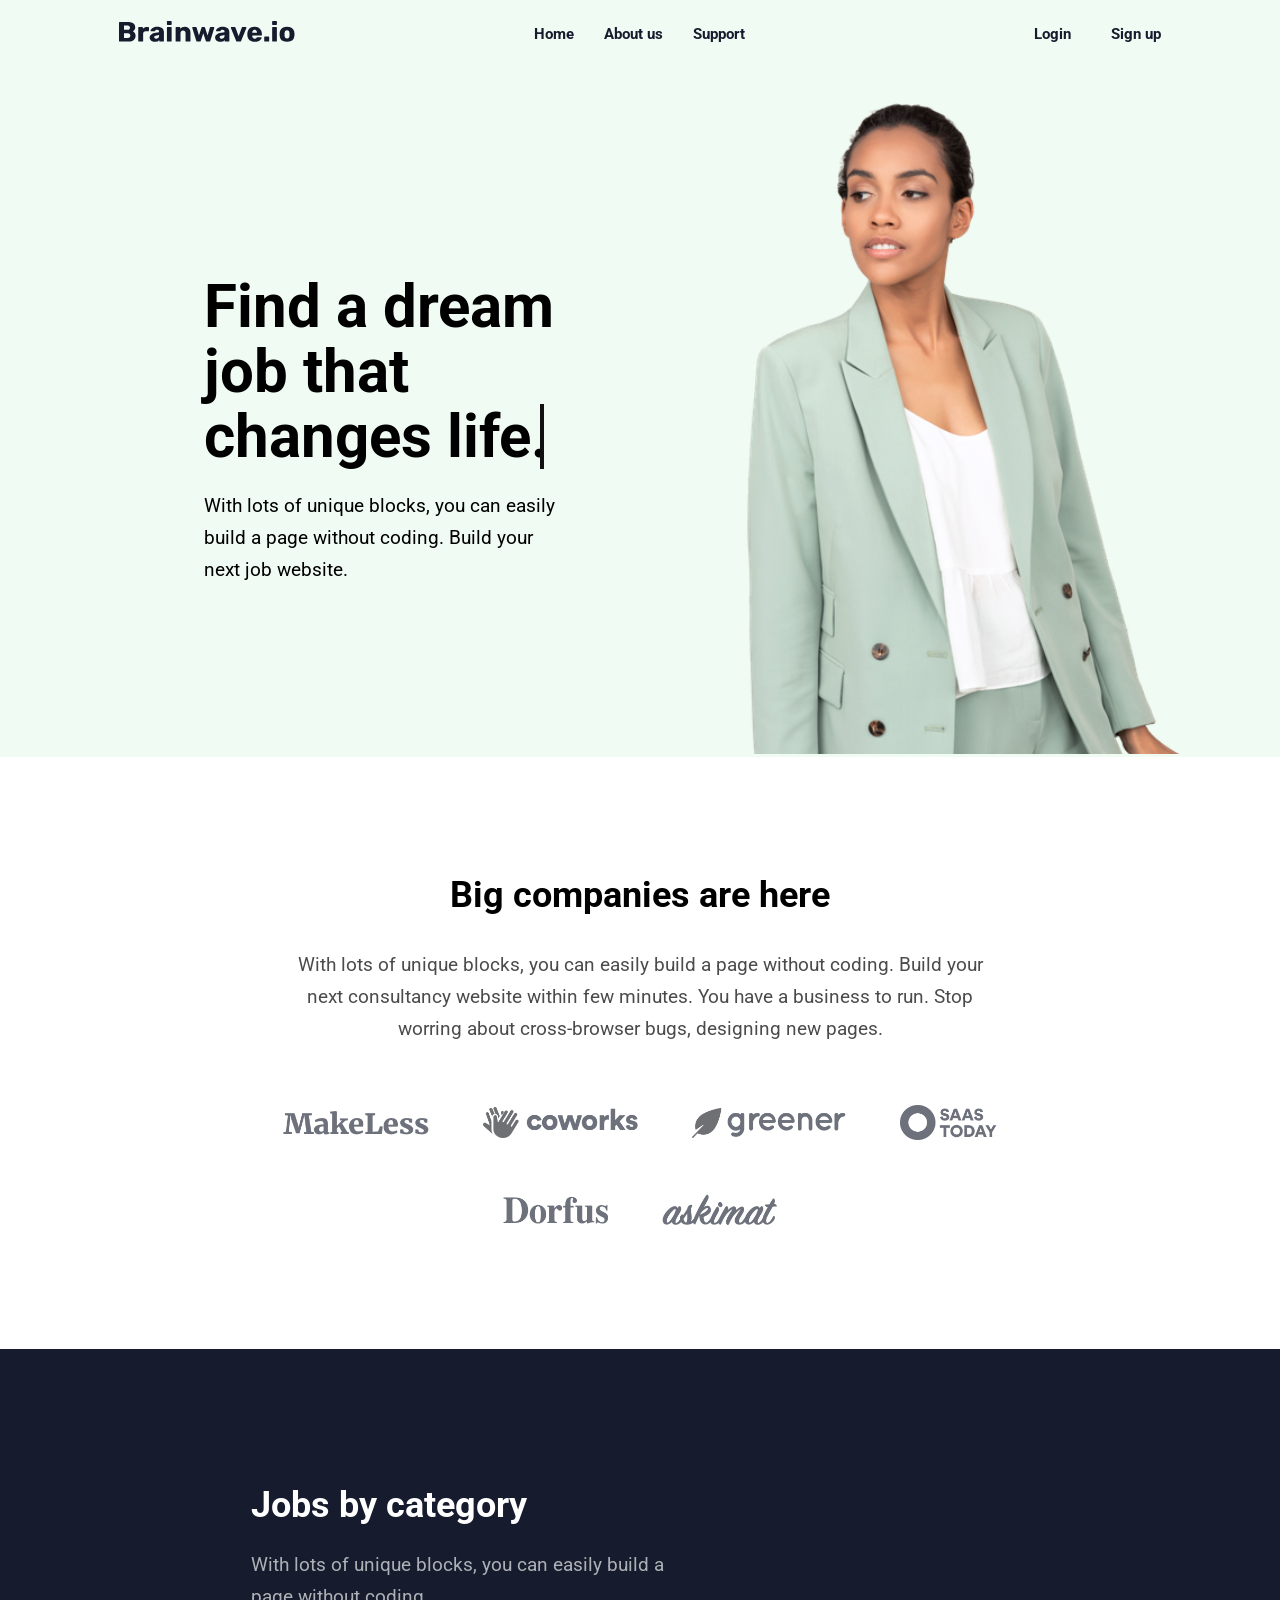
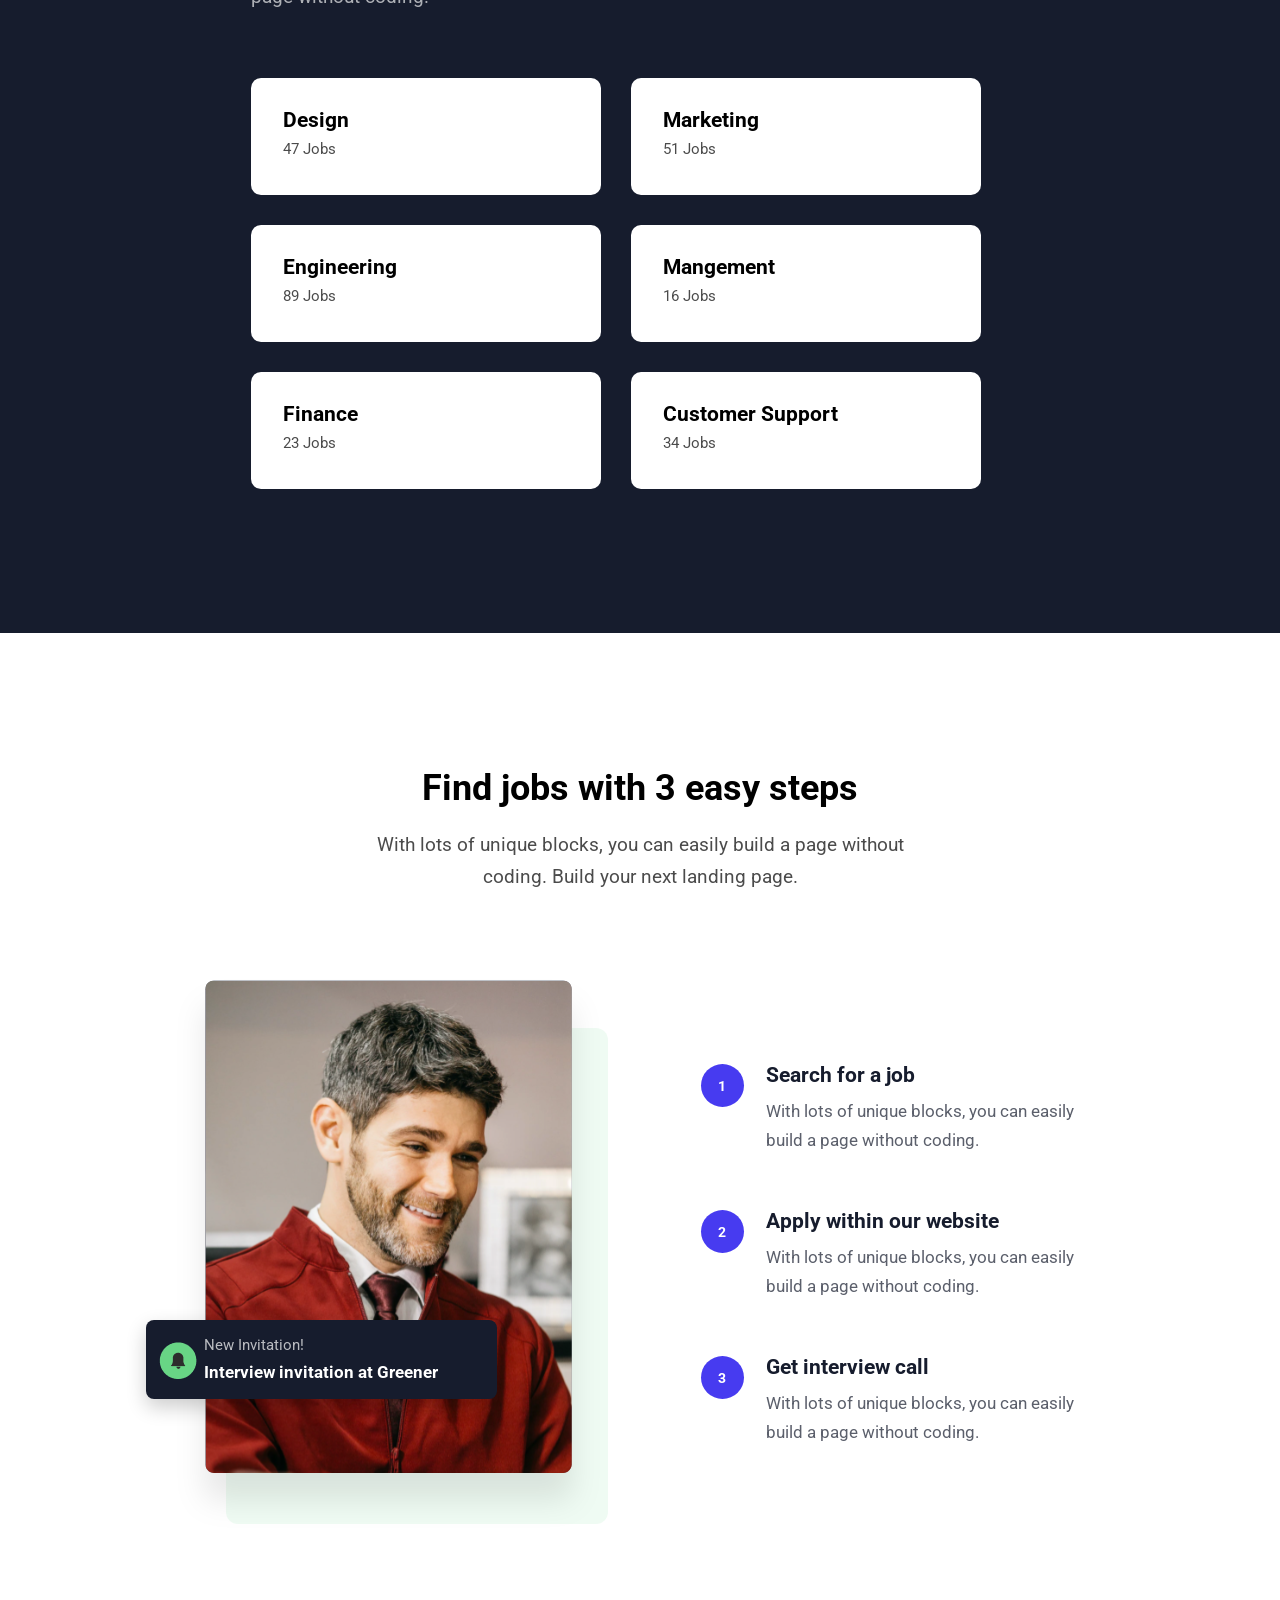
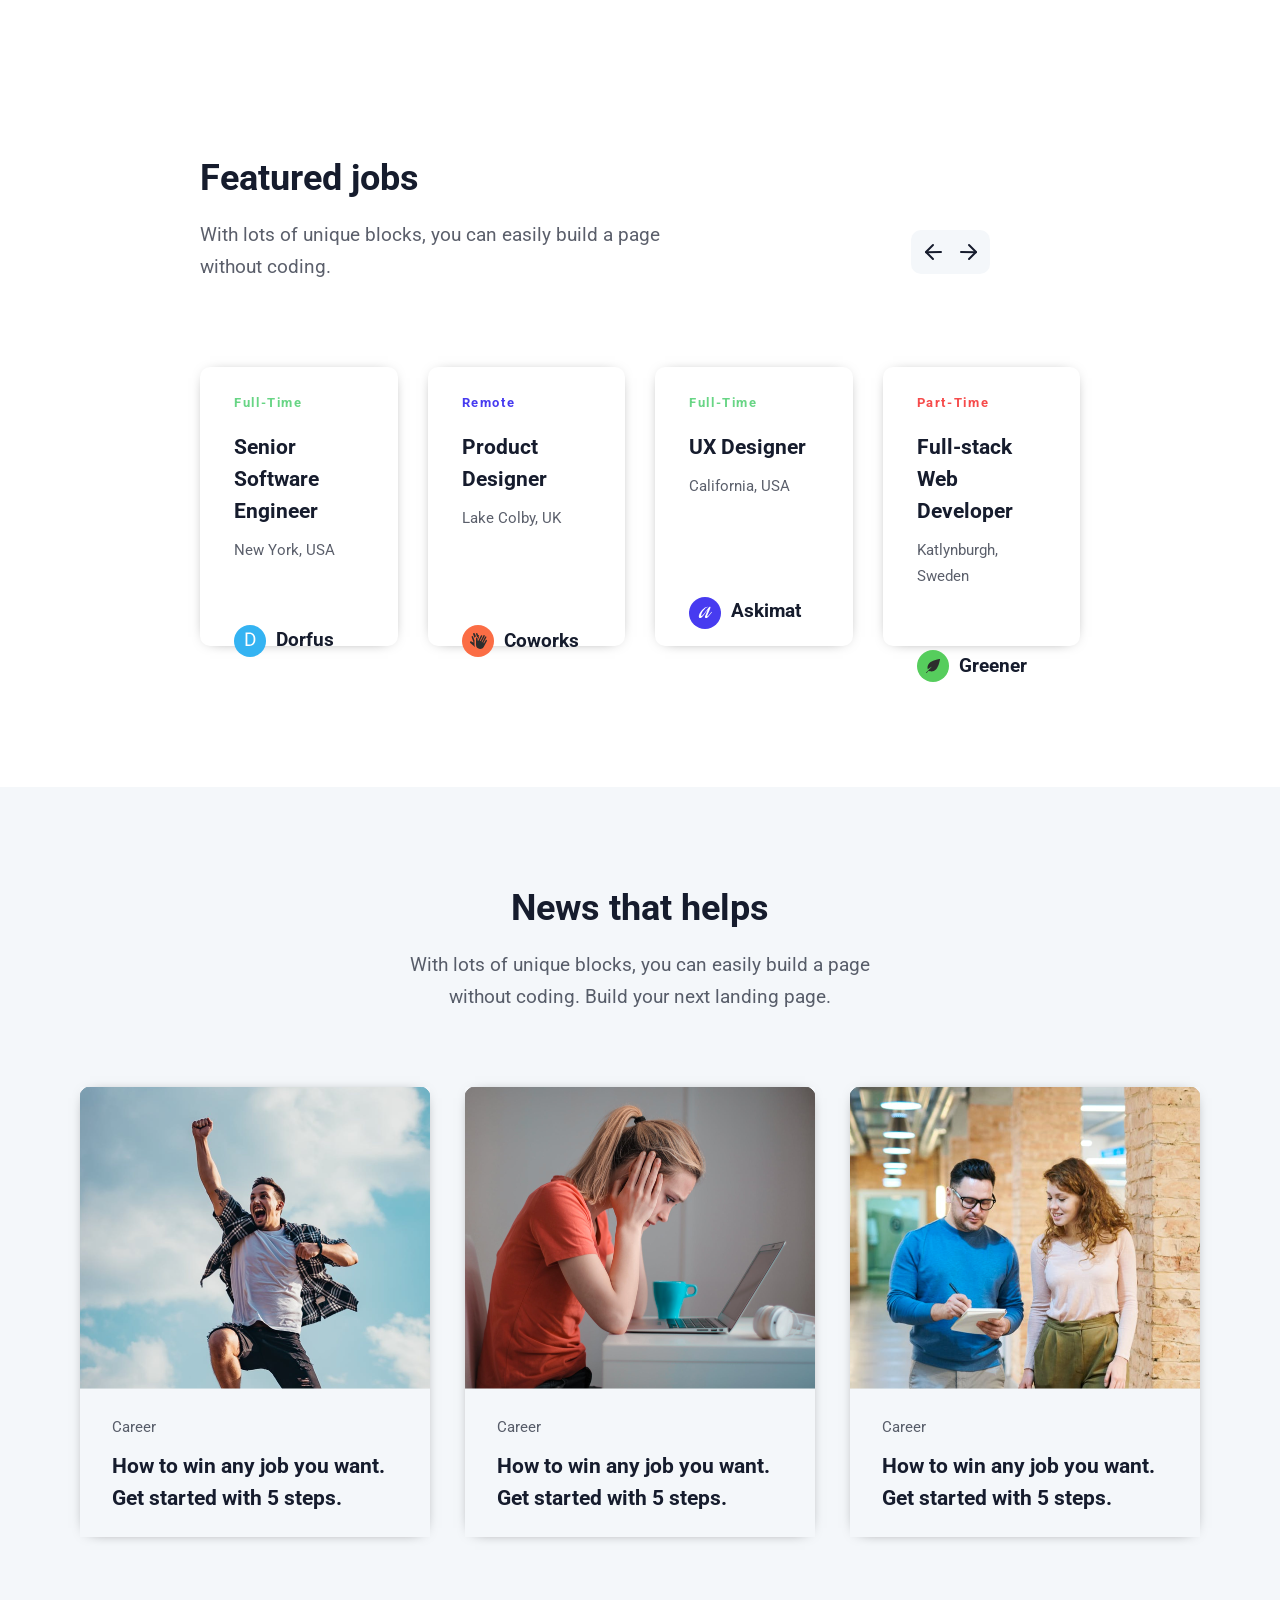
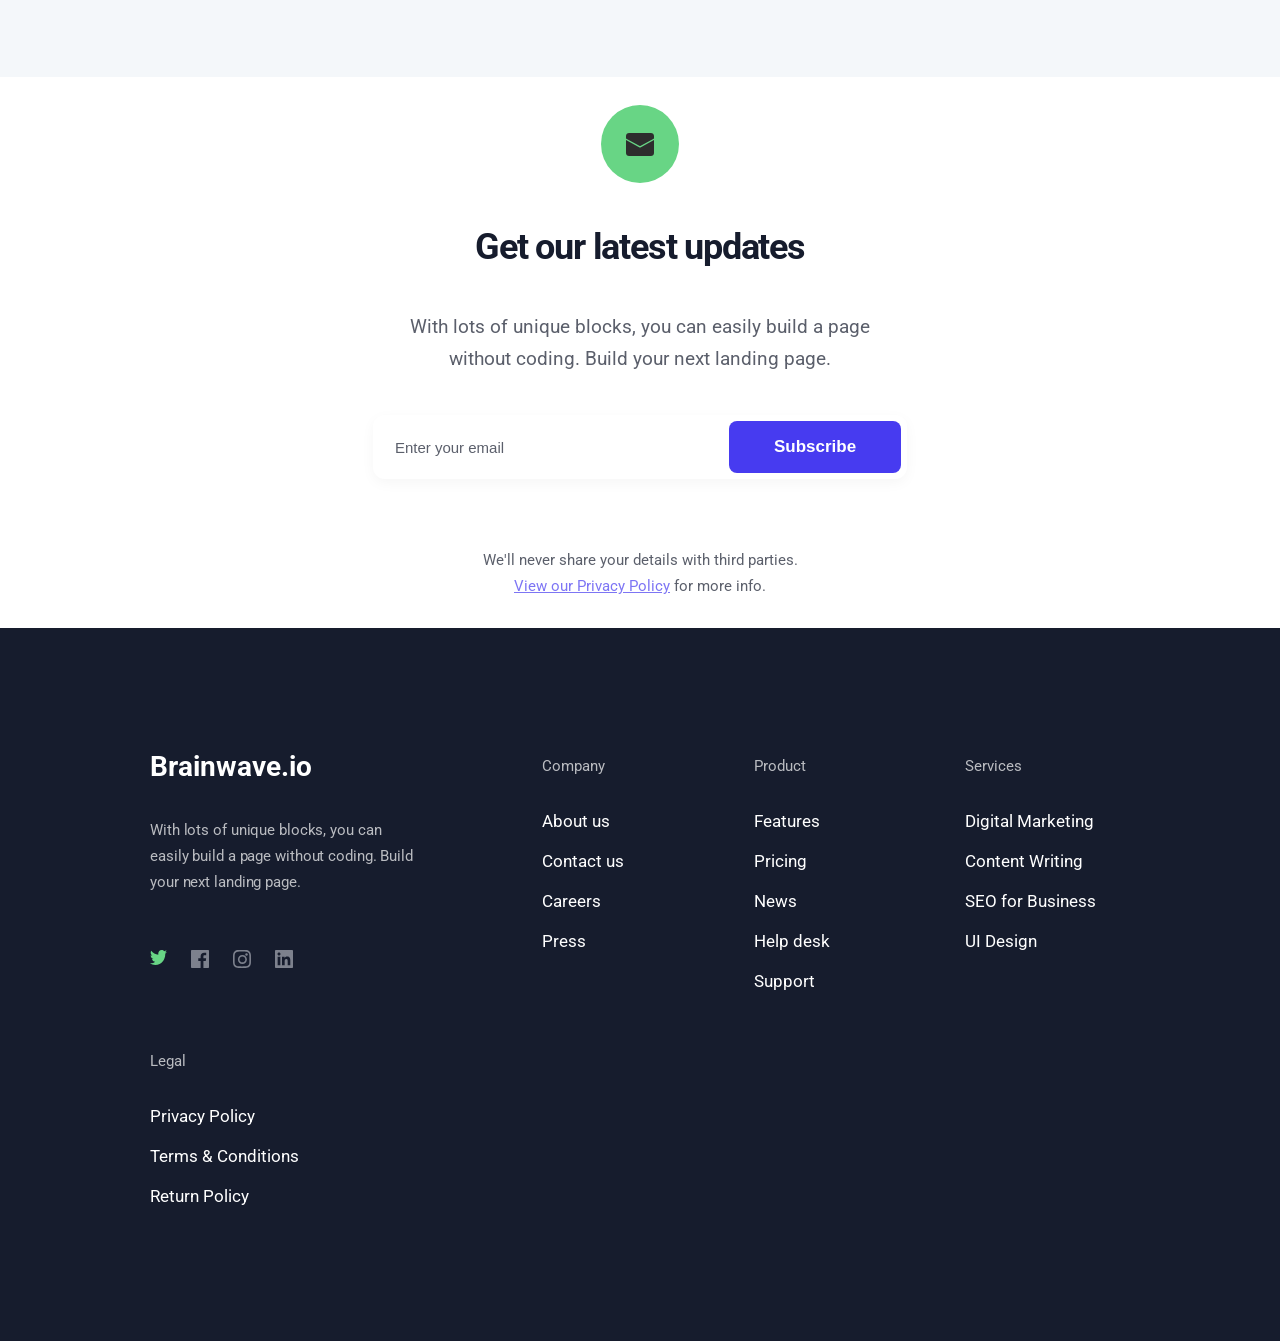
<file: index.html>
<!doctype html>
<html lang="en">
  <head>
    <meta charset="UTF-8" />
    <meta name="viewport" content="width=device-width, initial-scale=1.0" />
    <title>FirstProject</title>
    <link rel="stylesheet" href="styles/home.css"/>
  </head>
  <body>
    <!-- header  -->
    <header class="header">
      <div class="container">
        <div class="header-content">
          <div class="logo">
            <img src="./assets/icons/logo.svg" alt="brain.io" class="logoimg" />
          </div>
          <nav class="navbar">
            <ul class="navbar-list">
              <li class="navbar-list-item">
                <a href="./index.html" class="navbar-list-link">Home</a>
              </li>
              <li class="navbar-list-item">
                <a href="./pages/about.html" target="_blank" class="navbar-list-link"
                  >About us</a
                >
              </li>
              <li class="navbar-list-item">
                <a href="./pages/support.html" target="_blank" class="navbar-list-link"
                  >Support</a
                >
              </li>
            </ul>
          </nav>
          <div class="navbar-login">
            <nav class="navbar">
              <ul class="navbar-list-login">
                <li class="navbar-list-item">
                  <a href="pages/login.html" target="_blank" class="navbar-list-link"
                    >Login</a
                  >
                </li>
                <li class="navbar-list-item">
                  <a href="pages/signup.html" target="_blank" class="navbar-list-link"
                    >Sign up</a
                  >
                </li>
              </ul>
            </nav>
          </div>
        </div>
      </div>
    </header>
    <!-- main  -->
    <main>
      <!-- hero section  -->
      <section class="hero">
        <div class="container">
          <div class="hero-content">
            <div class="brand">
              <h1 class="brand-title">
                Find a dream job that
                <span class="typing">changes life.</span>
              </h1>
              <p class="brand-desc">
                With lots of unique blocks, you can easily build a page without
                coding. Build your next job website.
              </p>
            </div>
            <div class="brandimg">
              <img
                src="./assets/images/heroimg.svg"
                alt="hero"
                class="heroimg"
              />
            </div>
          </div>
        </div>
      </section>
      <!-- section companions  -->
      <section class="companions">
        <div class="container">
          <div class="companions-content">
            <div class="companions-titles">
              <h2 class="companions-content-title">Big companies are here</h2>
              <p class="companions-content-desc">
                With lots of unique blocks, you can easily build a page without
                coding. Build your next consultancy website within few minutes.
                You have a business to run. Stop worring about cross-browser
                bugs, designing new pages.
              </p>
            </div>
            <div class="companions-icons">
              <img src="./assets/images/Makeless.svg" alt="" />
              <img src="./assets/images/coworks.svg" alt="" />
              <img src="./assets/images/greener.svg" alt="" />
              <img src="./assets/images/sastoday.svg" alt="" />
              <img src="./assets/images/Dorfus.svg" alt="" />
              <img src="./assets/images/askimat.svg" alt="" />
            </div>
          </div>
        </div>
      </section>
      <!-- section job category  -->
      <section class="jobs-category">
        <div class="container">
          <div class="category-job">
            <div class="job-content">
              <h2 class="job-content-title">Jobs by category</h2>
              <p class="job-content-desc">
                With lots of unique blocks, you can easily build a page without
                coding.
              </p>
            </div>
            <div class="product-cards">
              <div class="product">
                <h3 class="product-title">Design</h3>
                <p class="product-desc">47 Jobs</p>
              </div>
              <div class="product">
                <h3 class="product-title">Marketing</h3>
                <p class="product-desc">51 Jobs</p>
              </div>
              <div class="product">
                <h3 class="product-title">Engineering</h3>
                <p class="product-desc">89 Jobs</p>
              </div>
              <div class="product">
                <h3 class="product-title">Mangement</h3>
                <p class="product-desc">16 Jobs</p>
              </div>
              <div class="product">
                <h3 class="product-title">Finance</h3>
                <p class="product-desc">23 Jobs</p>
              </div>
              <div class="product">
                <h3 class="product-title">
                  <span>Customer</span> <span>Support</span>
                </h3>
                <p class="product-desc">34 Jobs</p>
              </div>
            </div>
          </div>
        </div>
      </section>
      <!-- section find job  -->
      <section class="find-job">
        <div class="container">
          <div class="title-content">
            <h2 class="find-title">Find jobs with 3 easy steps</h2>
            <p class="find-desc">
              With lots of unique blocks, you can easily build a page without
              coding. Build your next landing page.
            </p>
          </div>
          <div class="find-content">
<!-- left side  -->
<div class="card-wrap">
  <div class="card">
    <img src="./assets/images/findjobimg.svg" alt="" class="cardimg">
  </div>
  <div class="card-bg"></div>

  <div class="notify">
    <div class="icon">
      <img src="./assets/images/image.png" alt="">
    </div>
    <div>
      <div class="small">New Invitation!</div>
      <div class="big">Interview invitation at Greener</div>
    </div>
  </div>
</div>
      
          <!-- RIGHT: Steps -->
    <div class="steps">

      <div class="step">
        <div class="step-number">1</div>
        <div class="step-body">
          <h3 class="step-body-title">Search for a job</h3>
          <p class="step-body-desc">With lots of unique blocks, you can easily build a page without coding.</p>
        </div>
      </div>

      <div class="step">
        <div class="step-number">2</div>
        <div class="step-body">
          <h3 class="step-body-title">Apply within our website</h3>
          <p class="step-body-desc">With lots of unique blocks, you can easily build a page without coding.</p>
        </div>
      </div>

      <div class="step">
        <div class="step-number">3</div>
        <div class="step-body">
          <h3 class="step-body-title">Get interview call</h3>
          <p class="step-body-desc">With lots of unique blocks, you can easily build a page without coding.</p>
        </div>
      </div>

    </div>
  </div>
          </div>
        </div> 
      </section>
      <!-- section features  -->
      <section class="feature">
        <div class="container">
<div class="featured-job">
  <div class="featured-job-titles">
<h2 class="featured-title">Featured jobs</h2>
<p class="featured-desc">With lots of unique blocks, you can easily build a page without coding.</p>
  </div>
  <div class="featured-icon">
    <img src="./assets/icons/featureds.svg" alt="" class="featured-icon-img">
  </div>
</div>


        </div>
      </section>
      <!-- section dev-cards  -->
    <section class="dev-cards">
      <div class="container">
        <div class="card-container">
       <!-- card 1 -->
        <div class="dev-card">
          <h2 class="green-card-title">Full-Time</h2>
          <p class="green-card-big">Senior Software Engineer</p>
          <p class="green-card-small1">New York, USA</p>
          <div class="dev-card-icon">
            <img src="./assets/icons/dorfusicon.svg" alt="">
            <p class="companions-icon-title">Dorfus</p>
          </div>
        </div>
        <!-- card 2 -->
         <div class="dev-card">
          <h2 class="green-card-titleb">Remote</h2>
          <p class="green-card-big">Product Designer</p>
          <p class="green-card-small">Lake Colby, UK</p>
          <div class="dev-card-icon">
            <img src="./assets/icons/coworksicon.svg" alt="">
            <p class="companions-icon-title">Coworks</p>
          </div>
        </div>
        <!-- card 3 -->
         <div class="dev-card">
          <h2 class="green-card-title">Full-Time</h2>
          <p class="green-card-big">UX Designer</p>
          <p class="green-card-small">California, USA</p>
          <div class="dev-card-icon">
            <img src="./assets/icons/askimaticon.svg" alt="">
            <p class="companions-icon-title">Askimat</p>
          </div>
        </div>
        <!-- card 4 -->
         <div class="dev-card">
          <h2 class="green-card-titler">Part-Time</h2>
          <p class="green-card-big">Full-stack Web Developer</p>
          <p class="green-card-small1">Katlynburgh, Sweden</p>
          <div class="dev-card-icon">
            <img src="./assets/icons/greenericon.svg" alt="">
            <p class="companions-icon-title">Greener</p>
          </div>
        </div>
        </div>
      </div>
    </section>
    <!-- section helps  -->
    <section class="helps">
      <div class="container">
        <div class="helps-container">
<div class="helps-content">
  <h2 class="helps-title">News that helps</h2>
  <p class="helps-desc">With lots of unique blocks, you can easily build a page without coding. Build your next landing page.</p>
</div>
<div class="helps-cards-container">
  <!-- help card 1 -->
  <div class="helps-cards">
    <img src="./assets/images/helpcard1.svg" alt="">
    <p class="helps-cards-desc">Career</p>
    <h3 class="helps-cards-titles">How to win any job you want. Get started with 5 steps.</h3>
  </div>
  <!-- help card 2 -->
  <div class="helps-cards">
    <img src="./assets/images/helpcard2.svg" alt="">
    <p class="helps-cards-desc">Career</p>
    <h3 class="helps-cards-titles">How to win any job you want. Get started with 5 steps.</h3>
  </div>
  <!-- help card 3 -->
  <div class="helps-cards">
    <img src="./assets/images/helpcard3.svg" alt="">
    <p class="helps-cards-desc">Career</p>
    <h3 class="helps-cards-titles">How to win any job you want. Get started with 5 steps.</h3>
  </div>

</div>
</div>
      </div>
    </section>
    <!-- section updates  -->
    <section class="updates">
      <div class="container">
        <div class="updates-box">
          <img src="./assets/icons/mailicon.svg" alt="">
          <h2 class="updates-title">Get our latest updates</h2>
          <p class="updates-desc">With lots of unique blocks, you can easily build a page without coding. Build your next landing page.</p>
         
 <form class="newsletter__form">
        <input type="email" class="newsletter__input" placeholder="Enter your email" required>
        <button type="submit" class="newsletter__button">Subscribe</button>
      </form>
  <p class="note">
    <span> We'll never share your details with third parties.</span> <span>
    <a href="#" class="note-link">View our Privacy Policy</a> for more info.</span>
  </p>
</div>
     
      </div>
    </section>
    </main>
    <!-- footer  -->
   <footer class="site-footer">
  <div class="container">
    <div class="footer-bg">
  <div class="footer-flex">

    <div class="footer-brand">
      <div class="footer-brand__logo">Brainwave.io</div>
      <p class="footer-brand__desc">
        With lots of unique blocks, you can easily build a page without coding. Build your next landing page.
      </p>
      <div class="footer-brand__socials">
        <a href="https://x.com/" target="_blank" class="footer-social-link footer-social-link--twitter" aria-label="Twitter">
          <img src="./assets/icons/twitter.svg" alt="">
        </a>
        <a href="https://www.facebook.com/" class="footer-social-link" target="_blank" aria-label="Facebook">
          <img src="./assets/icons/facebook.svg" alt="">
        </a>
        <a href="https://www.instagram.com/?hl=en" class="footer-social-link" target="_blank" aria-label="Instagram">
         <img src="./assets/icons/instagram.svg" alt="">
        </a>
        <a href="https://www.linkedin.com/" class="footer-social-link" target="_blank" aria-label="LinkedIn">
          <img src="./assets/icons/linkedin.svg" alt="">
        </a>
      </div>
    </div>

    <nav class="footer-column footer-column--company">
      <h4 class="footer-column__title">Company</h4>
      <ul class="footer-column__list">
        <li class="footer-column__item footer-column__item"><a href="/pages/about.html" class="footer-column__link">About us</a></li>
        <li class="footer-column__item"><a href="#" class="footer-column__link">Contact us</a></li>
        <li class="footer-column__item"><a href="#" class="footer-column__link">Careers</a></li>
        <li class="footer-column__item"><a href="#" class="footer-column__link">Press</a></li>
      </ul>
    </nav>

    <nav class="footer-column footer-column--product">
      <h4 class="footer-column__title">Product</h4>
      <ul class="footer-column__list">
        <li class="footer-column__item"><a href="#" class="footer-column__link">Features</a></li>
        <li class="footer-column__item"><a href="#" class="footer-column__link">Pricing</a></li>
        <li class="footer-column__item"><a href="#" class="footer-column__link">News</a></li>
        <li class="footer-column__item"><a href="#" class="footer-column__link">Help desk</a></li>
        <li class="footer-column__item"><a href="#" class="footer-column__link">Support</a></li>
      </ul>
    </nav>

    <nav class="footer-column footer-column--services">
      <h4 class="footer-column__title">Services</h4>
      <ul class="footer-column__list">
        <li class="footer-column__item"><a href="#" class="footer-column__link">Digital Marketing</a></li>
        <li class="footer-column__item"><a href="#" class="footer-column__link">Content Writing</a></li>
        <li class="footer-column__item"><a href="#" class="footer-column__link">SEO for Business</a></li>
        <li class="footer-column__item"><a href="#" class="footer-column__link">UI Design</a></li>
      </ul>
    </nav>

    <nav class="footer-column footer-column--legal">
      <h4 class="footer-column__title">Legal</h4>
      <ul class="footer-column__list">
        <li class="footer-column__item"><a href="#" class="footer-column__link">Privacy Policy</a></li>
        <li class="footer-column__item"><a href="#" class="footer-column__link">Terms &amp; Conditions</a></li>
        <li class="footer-column__item"><a href="#" class="footer-column__link">Return Policy</a></li>
      </ul>
    </nav>

  </div>
  </div>
  </div>
</footer>
  </body>
</html>
</file>
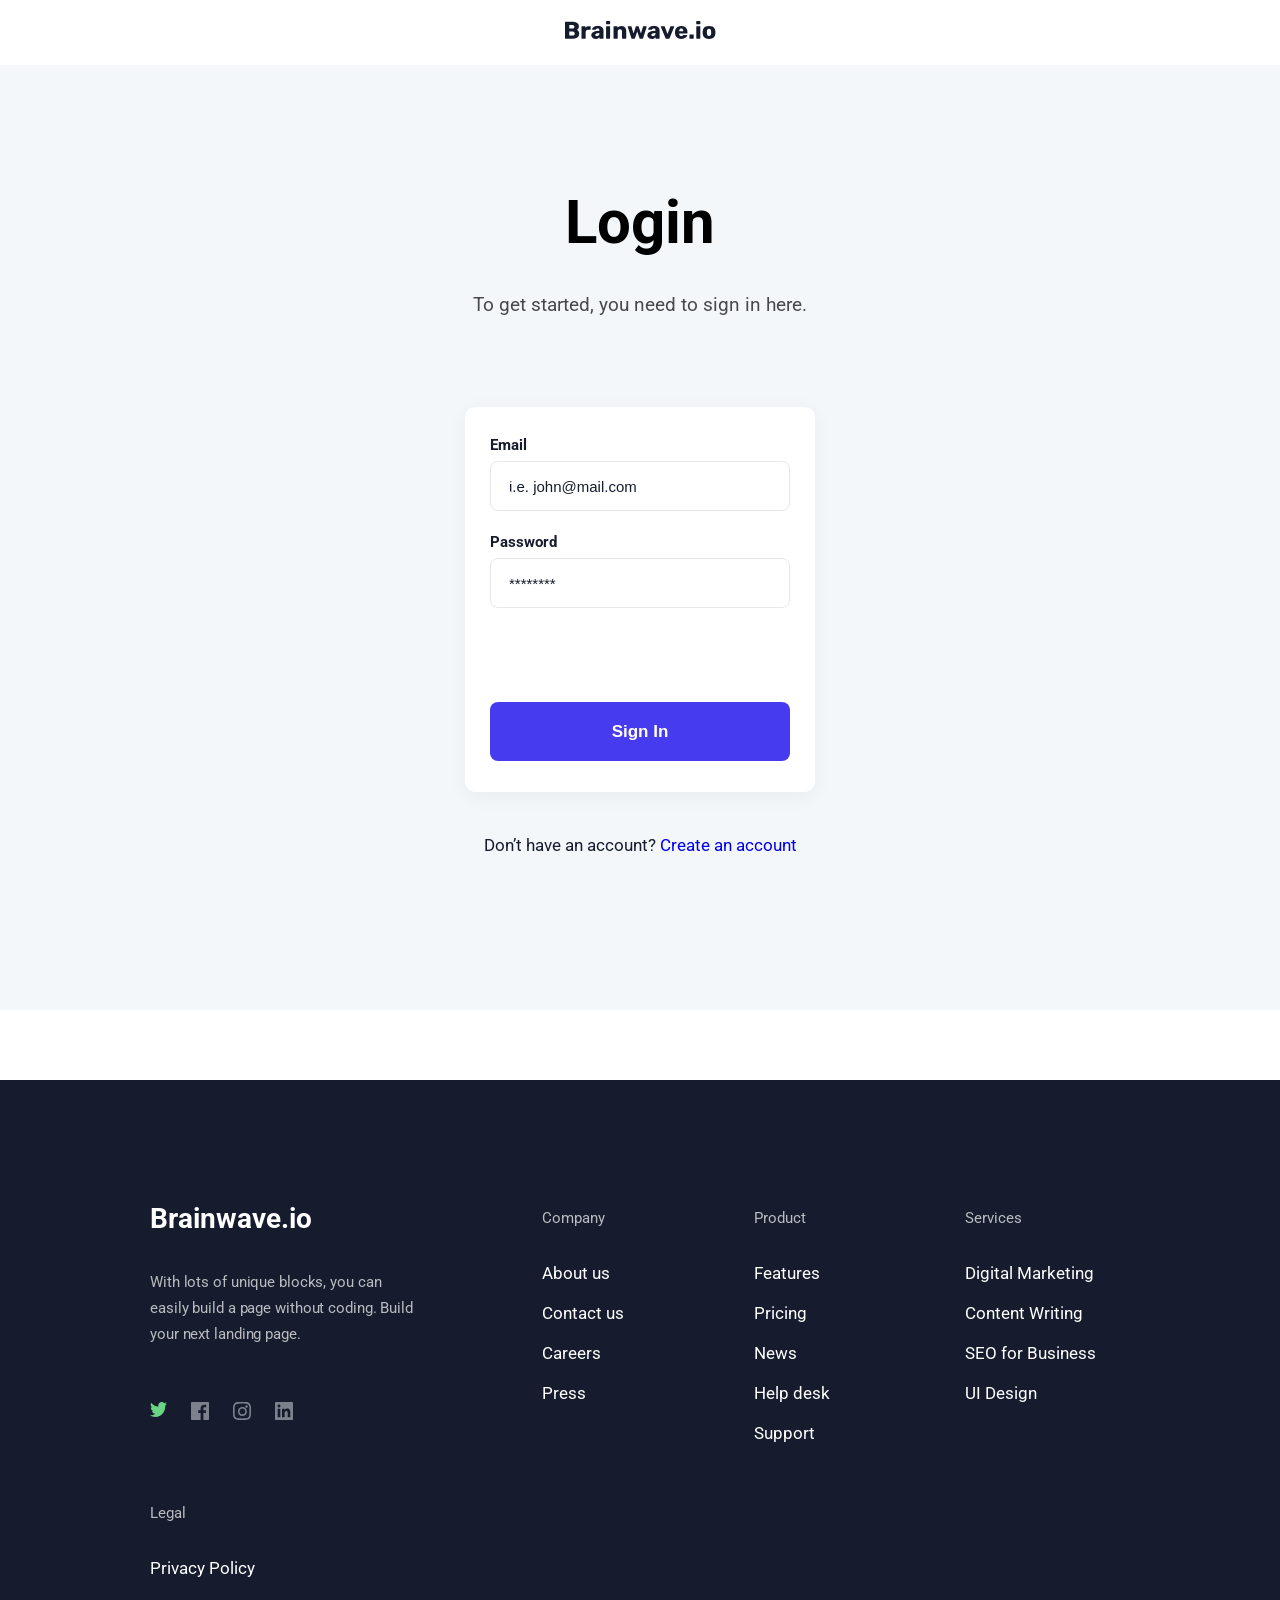
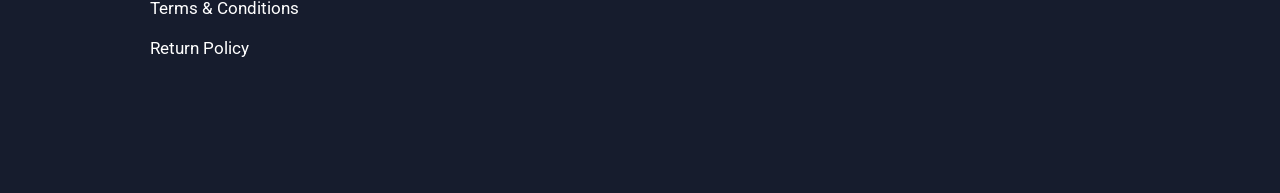
<file: pages/login.html>
<!doctype html>
<html lang="en">
  <head>
    <meta charset="UTF-8" />
    <meta name="viewport" content="width=device-width, initial-scale=1.0" />
    <title>Login</title>
    <link rel="stylesheet" href="../styles/home.css" />
  </head>
  <body>
    <header class="loginlogo">
      <div class="container">
        <div class="login-img">
          <img src="../assets/images/loginlogo.svg" alt="" class="loginlogoimg" />
        </div>
      </div>
    </header>
    <main>
      <section class="hero-section">
        <div class="container">
          <div class="login-content">
            <!-- login bg -->
            <div class="login-brand">
              <h1 class="login-title">Login</h1>
              <p class="login-desc">
                To get started, you need to sign in here.
              </p>
            </div>
            <!-- form -->
            <form class="login-form">
              <div class="container">
                <div class="form-content">
                  <div class="login-card">
                    <!-- Email -->
                    <div class="form-group">
                      <label for="email" class="form-label">Email</label>
                      <input
                        type="email"
                        id="email"
                        name="email"
                        class="form-input"
                        placeholder="i.e. john@mail.com"
                        required
                      />
                    </div>
                    <!-- Şifrə -->
                    <div class="form-group">
                      <label for="password" class="form-label">Password</label>
                      <input
                        type="password"
                        id="password"
                        name="password"
                        class="form-input"
                        placeholder="********"
                        required
                      />
                    </div>
                    <!-- Giriş düyməsi -->
                    <button type="submit" class="btn-submit">Sign In</button>
                  </div>
                  <div class="form-foot">
                    <p class="form-foot-desc">
                      Don’t have an account?
                      <a href="./signup.html">Create an account</a>
                    </p>
                  </div>
                </div>
              </div>
            </form>
          </div>
        </div>
      </section>
    </main>
    <footer class="site-footer">
      <div class="container">
        <div class="footer-bg">
          <div class="footer-flex">
            <div class="footer-brand">
              <div class="footer-brand__logo">Brainwave.io</div>
              <p class="footer-brand__desc">
                With lots of unique blocks, you can easily build a page without
                coding. Build your next landing page.
              </p>
              <div class="footer-brand__socials">
                <a
                  href="https://x.com/"
                  target="_blank"
                  class="footer-social-link footer-social-link--twitter"
                  aria-label="Twitter"
                >
                  <img src="../assets/icons/twitter.svg" alt="" />
                </a>
                <a
                  href="https://www.facebook.com/"
                  class="footer-social-link"
                  target="_blank"
                  aria-label="Facebook"
                >
                  <img src="../assets/icons/facebook.svg" alt="" />
                </a>
                <a
                  href="https://www.instagram.com/?hl=en"
                  class="footer-social-link"
                  target="_blank"
                  aria-label="Instagram"
                >
                  <img src="../assets/icons/instagram.svg" alt="" />
                </a>
                <a
                  href="https://www.linkedin.com/"
                  class="footer-social-link"
                  target="_blank"
                  aria-label="LinkedIn"
                >
                  <img src="../assets/icons/linkedin.svg" alt="" />
                </a>
              </div>
            </div>

            <nav class="footer-column footer-column--company">
              <h4 class="footer-column__title">Company</h4>
              <ul class="footer-column__list">
                <li class="footer-column__item footer-column__item">
                  <a href="./about.html" class="footer-column__link"
                    >About us</a
                  >
                </li>
                <li class="footer-column__item">
                  <a href="#" class="footer-column__link">Contact us</a>
                </li>
                <li class="footer-column__item">
                  <a href="#" class="footer-column__link">Careers</a>
                </li>
                <li class="footer-column__item">
                  <a href="#" class="footer-column__link">Press</a>
                </li>
              </ul>
            </nav>

            <nav class="footer-column footer-column--product">
              <h4 class="footer-column__title">Product</h4>
              <ul class="footer-column__list">
                <li class="footer-column__item">
                  <a href="#" class="footer-column__link">Features</a>
                </li>
                <li class="footer-column__item">
                  <a href="#" class="footer-column__link">Pricing</a>
                </li>
                <li class="footer-column__item">
                  <a href="#" class="footer-column__link">News</a>
                </li>
                <li class="footer-column__item">
                  <a href="#" class="footer-column__link">Help desk</a>
                </li>
                <li class="footer-column__item">
                  <a href="/pages/support.html" class="footer-column__link"
                    >Support</a
                  >
                </li>
              </ul>
            </nav>

            <nav class="footer-column footer-column--services">
              <h4 class="footer-column__title">Services</h4>
              <ul class="footer-column__list">
                <li class="footer-column__item">
                  <a href="#" class="footer-column__link">Digital Marketing</a>
                </li>
                <li class="footer-column__item">
                  <a href="#" class="footer-column__link">Content Writing</a>
                </li>
                <li class="footer-column__item">
                  <a href="#" class="footer-column__link">SEO for Business</a>
                </li>
                <li class="footer-column__item">
                  <a href="#" class="footer-column__link">UI Design</a>
                </li>
              </ul>
            </nav>

            <nav class="footer-column footer-column--legal">
              <h4 class="footer-column__title">Legal</h4>
              <ul class="footer-column__list">
                <li class="footer-column__item">
                  <a href="#" class="footer-column__link">Privacy Policy</a>
                </li>
                <li class="footer-column__item">
                  <a href="#" class="footer-column__link"
                    >Terms &amp; Conditions</a
                  >
                </li>
                <li class="footer-column__item">
                  <a href="#" class="footer-column__link">Return Policy</a>
                </li>
              </ul>
            </nav>
          </div>
        </div>
      </div>
    </footer>
  </body>
</html>
</file>
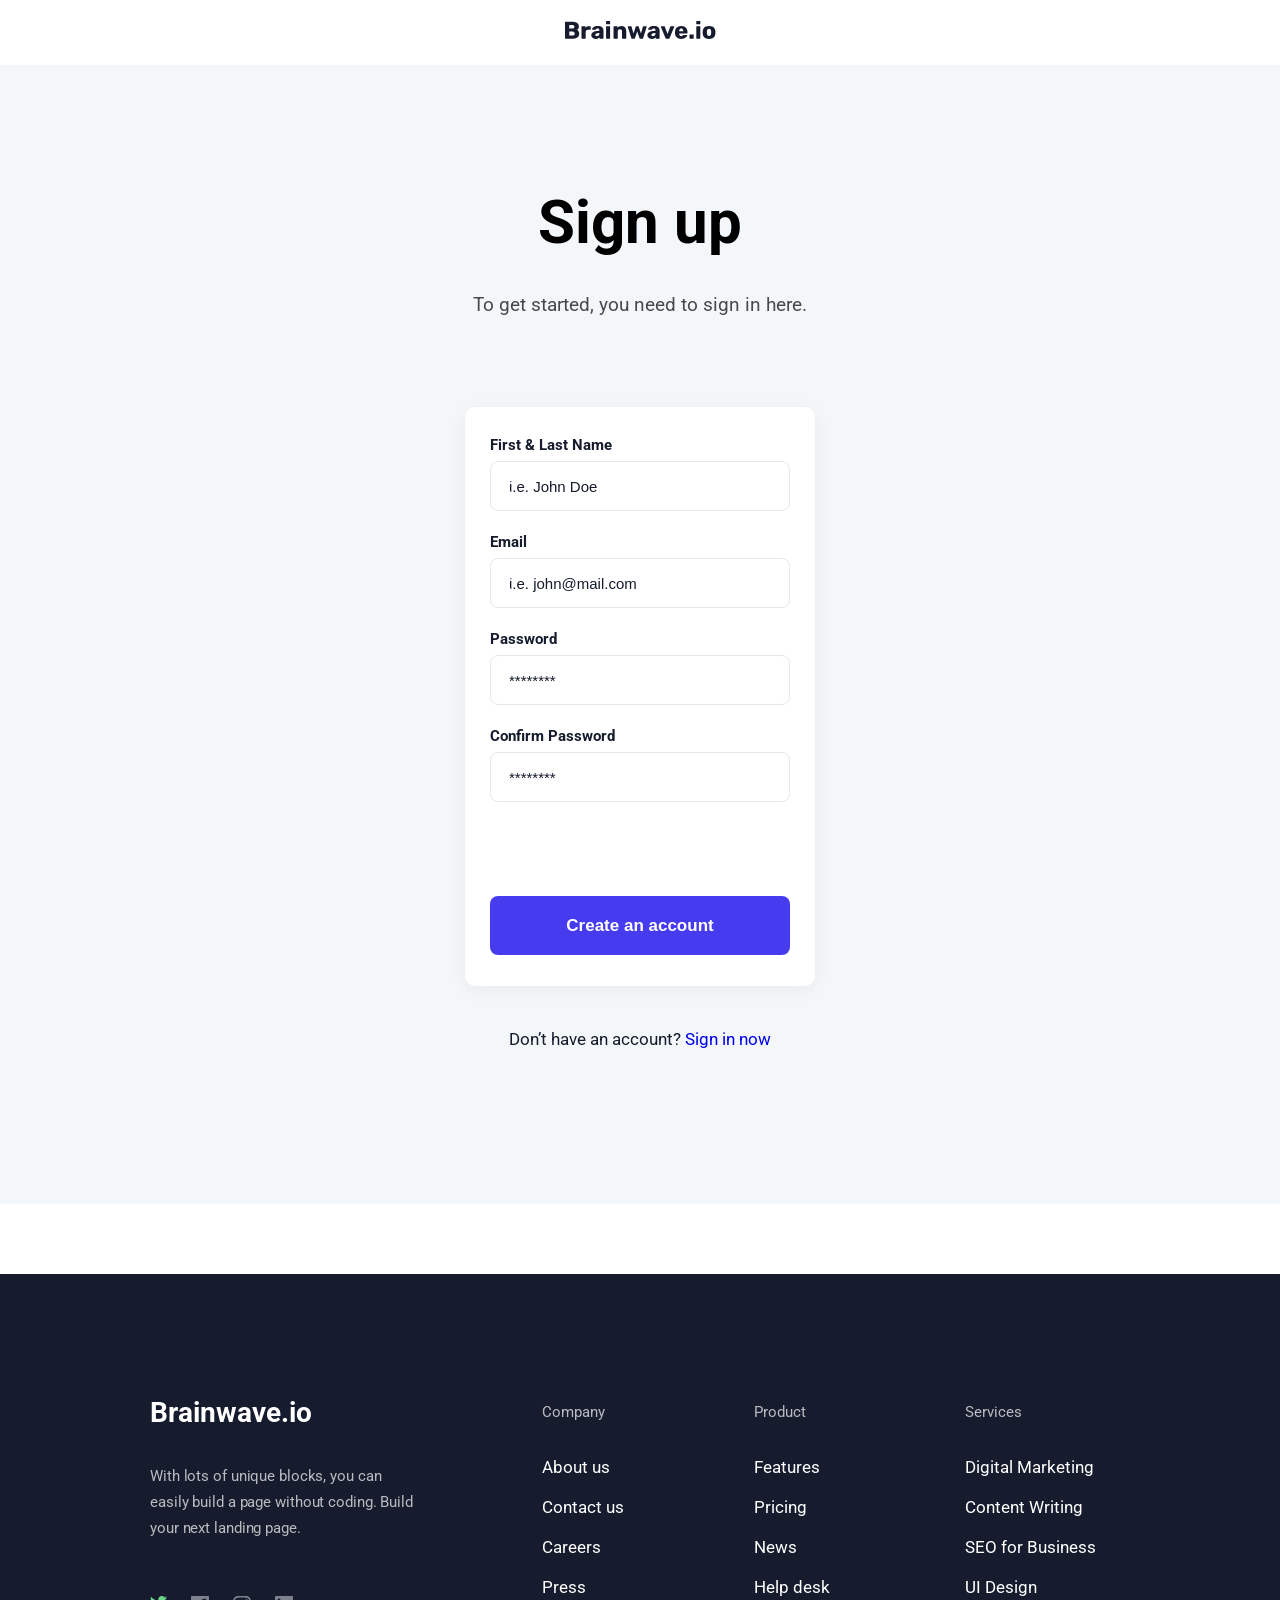
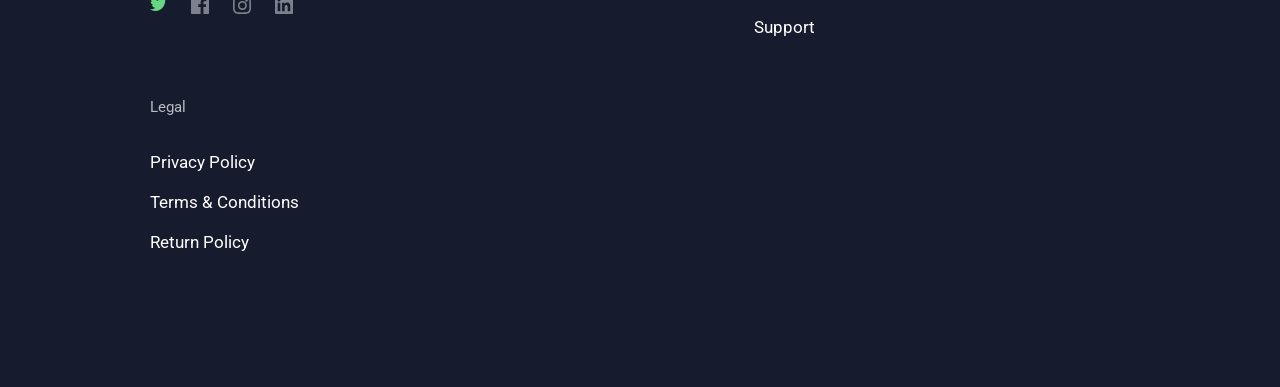
<file: pages/signup.html>
<!doctype html>
    <html lang="en">
      <head>
        <meta charset="UTF-8" />
        <meta name="viewport" content="width=device-width, initial-scale=1.0" />
        <title>Sign up</title>
        <link rel="stylesheet" href="../styles/home.css" />
      </head>
      <body>
        <header class="loginlogo">
          <div class="container">
            <div class="login-img">
              <img
                src="../assets/images/loginlogo.svg"
                alt=""
                class="loginlogoimg"
              />
            </div>
          </div>
        </header>
        <main>
          <section class="hero-section">
            <div class="container">
              <div class="login-content">
                <!-- login bg -->
                <div class="login-brand">
                  <h1 class="login-title">Sign up</h1>
                  <p class="login-desc">
                    To get started, you need to sign in here.
                  </p>
                </div>
                <!-- form -->
                <form class="login-form">
                  <div class="container">
                    <div class="form-content">
                      <div class="login-card">
                        <!-- name -->
                         <div class="form-group">
                          <label for="name" class="form-label">First & Last Name</label>
                          <input
                            type="text"
                            id="name"
                            name="name"
                            class="form-input"
                            placeholder="i.e. John Doe"
                            required
                          />
                        </div>
                        <!-- Email -->
                        <div class="form-group">
                          <label for="email" class="form-label">Email</label>
                          <input
                            type="email"
                            id="email"
                            name="email"
                            class="form-input"
                            placeholder="i.e. john@mail.com"
                            required
                          />
                        </div>
                        <!-- Şifrə -->
                        <div class="form-group">
                          <label for="password" class="form-label"
                            >Password</label
                          >
                          <input
                            type="password"
                            id="password"
                            name="password"
                            class="form-input"
                            placeholder="********"
                            required
                          />
                        </div>
                        <!-- confirm -->
                          <div class="form-group">
                          <label for="password" class="form-label"
                            >Confirm Password</label
                          >
                          <input
                            type="password"
                            id="confirmpassword"
                            name="confirmpassword"
                            class="form-input"
                            placeholder="********"
                            required
                          />
                        </div>
                        <!-- Giriş düyməsi -->
                        <button type="submit" class="btn-submit">
                          Create an account
                        </button>
                      </div>
                      <div class="form-foot">
                        <p class="form-foot-desc">
                          Don’t have an account?
                          <a href="./login.html" class="form-foot-link">Sign in now</a>
                        </p>
                      </div>
                    </div>
                  </div>
                </form>
              </div>
            </div>
          </section>
        </main>
          <footer class="site-footer">
      <div class="container">
        <div class="footer-bg">
        <div class="footer-flex">
          <div class="footer-brand">
            <div class="footer-brand__logo">Brainwave.io</div>
            <p class="footer-brand__desc">
              With lots of unique blocks, you can easily build a page without
              coding. Build your next landing page.
            </p>
            <div class="footer-brand__socials">
              <a
                href="https://x.com/"
                target="_blank"
                class="footer-social-link footer-social-link--twitter"
                aria-label="Twitter"
              >
                <img src="../assets/icons/twitter.svg" alt="" />
              </a>
              <a
                href="https://www.facebook.com/"
                class="footer-social-link"
                target="_blank"
                aria-label="Facebook"
              >
                <img src="../assets/icons/facebook.svg" alt="" />
              </a>
              <a
                href="https://www.instagram.com/?hl=en"
                class="footer-social-link"
                target="_blank"
                aria-label="Instagram"
              >
                <img src="../assets/icons/instagram.svg" alt="" />
              </a>
              <a
                href="https://www.linkedin.com/"
                class="footer-social-link"
                target="_blank"
                aria-label="LinkedIn"
              >
                <img src="../assets/icons/linkedin.svg" alt="" />
              </a>
            </div>
          </div>

          <nav class="footer-column footer-column--company">
            <h4 class="footer-column__title">Company</h4>
            <ul class="footer-column__list">
              <li class="footer-column__item footer-column__item">
                <a href="./about.html" class="footer-column__link"
                  >About us</a
                >
              </li>
              <li class="footer-column__item">
                <a href="#" class="footer-column__link">Contact us</a>
              </li>
              <li class="footer-column__item">
                <a href="#" class="footer-column__link">Careers</a>
              </li>
              <li class="footer-column__item">
                <a href="#" class="footer-column__link">Press</a>
              </li>
            </ul>
          </nav>

          <nav class="footer-column footer-column--product">
            <h4 class="footer-column__title">Product</h4>
            <ul class="footer-column__list">
              <li class="footer-column__item">
                <a href="#" class="footer-column__link">Features</a>
              </li>
              <li class="footer-column__item">
                <a href="#" class="footer-column__link">Pricing</a>
              </li>
              <li class="footer-column__item">
                <a href="#" class="footer-column__link">News</a>
              </li>
              <li class="footer-column__item">
                <a href="#" class="footer-column__link">Help desk</a>
              </li>
              <li class="footer-column__item">
                <a href="/pages/support.html" class="footer-column__link">Support</a>
              </li>
            </ul>
          </nav>

          <nav class="footer-column footer-column--services">
            <h4 class="footer-column__title">Services</h4>
            <ul class="footer-column__list">
              <li class="footer-column__item">
                <a href="#" class="footer-column__link">Digital Marketing</a>
              </li>
              <li class="footer-column__item">
                <a href="#" class="footer-column__link">Content Writing</a>
              </li>
              <li class="footer-column__item">
                <a href="#" class="footer-column__link">SEO for Business</a>
              </li>
              <li class="footer-column__item">
                <a href="#" class="footer-column__link">UI Design</a>
              </li>
            </ul>
          </nav>

          <nav class="footer-column footer-column--legal">
            <h4 class="footer-column__title">Legal</h4>
            <ul class="footer-column__list">
              <li class="footer-column__item">
                <a href="#" class="footer-column__link">Privacy Policy</a>
              </li>
              <li class="footer-column__item">
                <a href="#" class="footer-column__link"
                  >Terms &amp; Conditions</a
                >
              </li>
              <li class="footer-column__item">
                <a href="#" class="footer-column__link">Return Policy</a>
              </li>
            </ul>
          </nav>
        </div>
        </div>
      </div>
    </footer>
      </body>
    </html>
  </body>
</html>
</file>
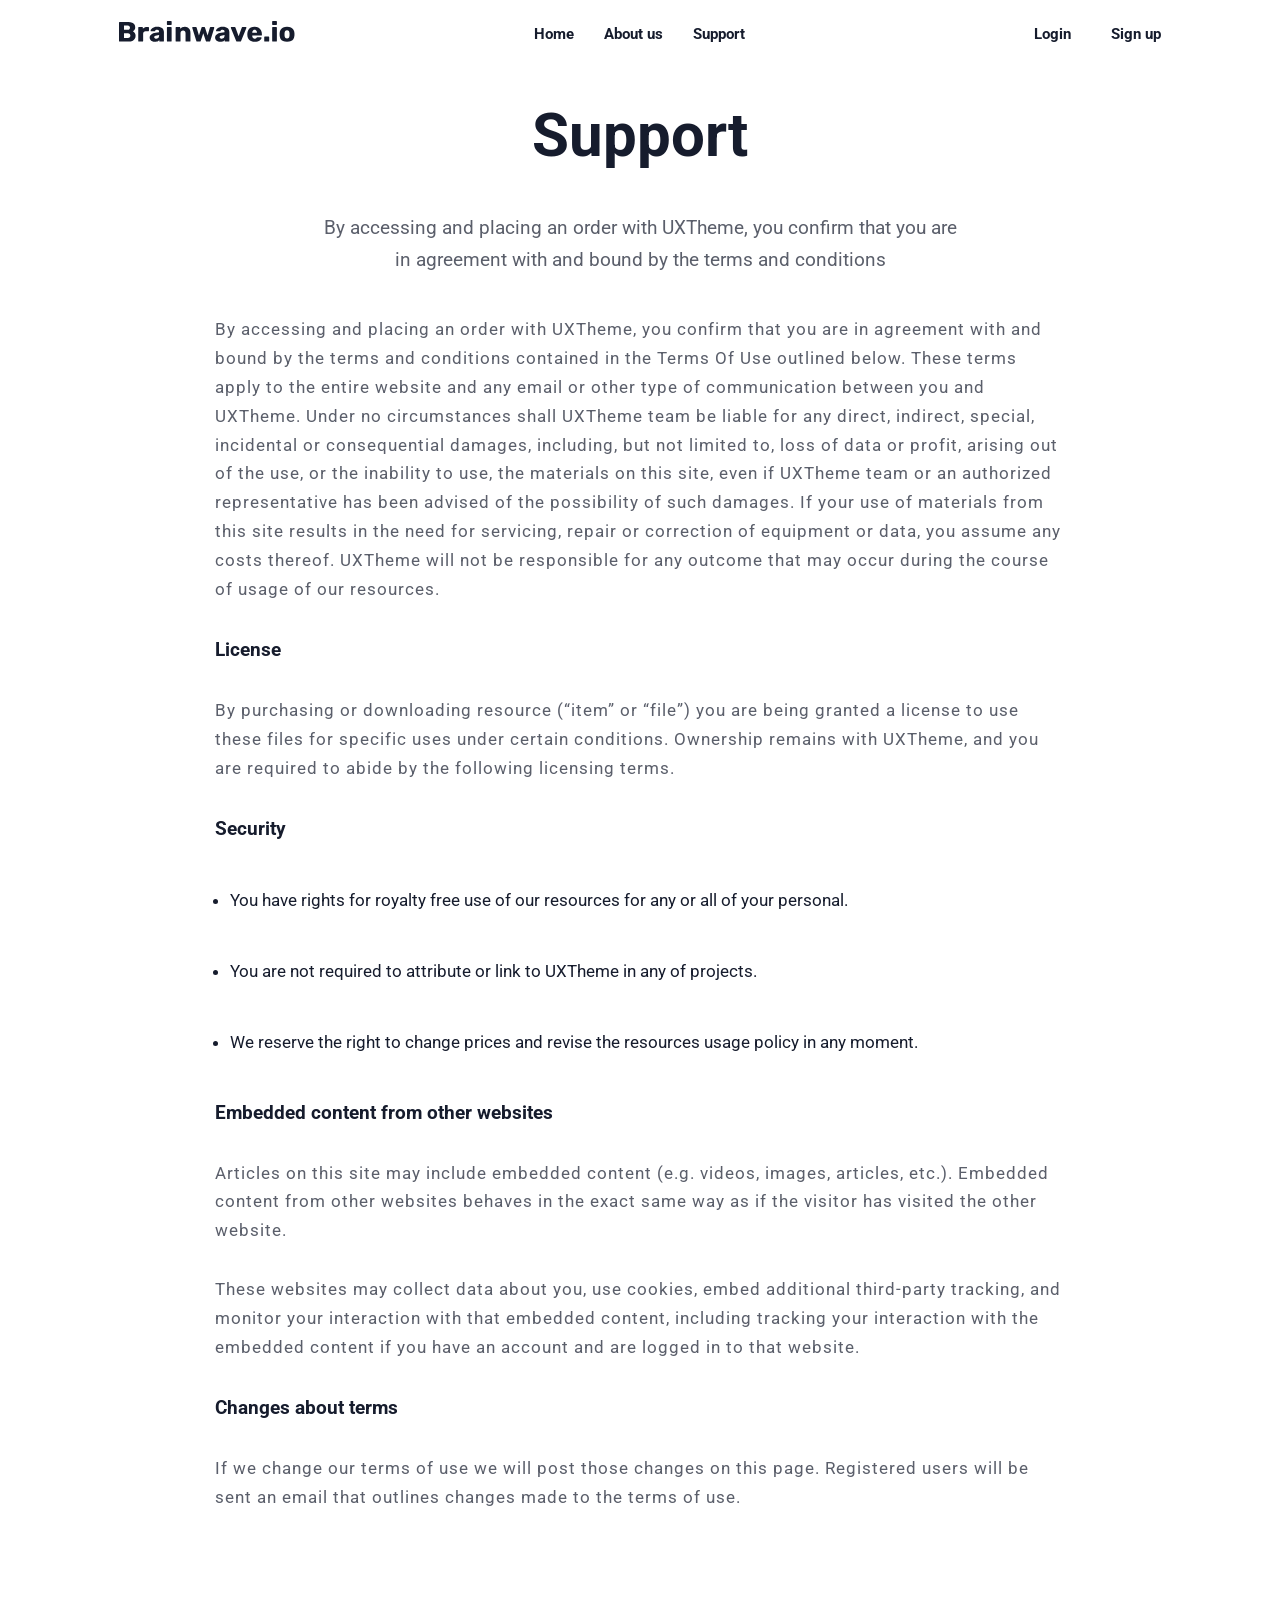
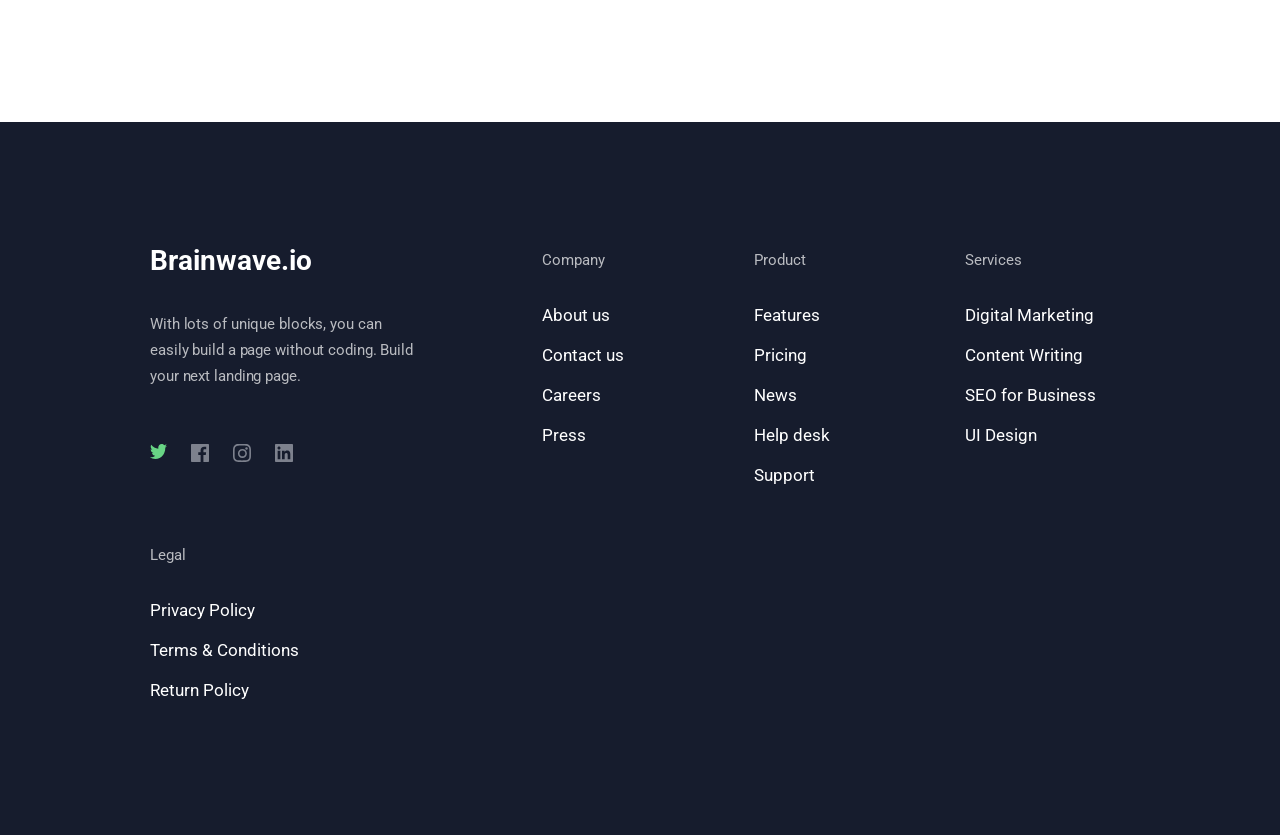
<file: pages/support.html>
<!doctype html>
<html lang="en">
  <head>
    <meta charset="UTF-8" />
    <meta name="viewport" content="width=device-width, initial-scale=1.0" />
    <title>Support</title>
    <link rel="stylesheet" href="../styles/home.css" />
  </head>
  <body>
    <header class="header">
      <div class="container">
        <div class="header-content-support">
          <div class="logo">
            <img src="../assets/icons/logo.svg" alt="brain.io" class="logoimg" />
          </div>
          <nav class="navbar">
            <ul class="navbar-list">
              <li class="navbar-list-item">
                <a href="../index.html" class="navbar-list-link">Home</a>
              </li>
              <li class="navbar-list-item">
                <a
                  href="./about.html"
                  target="_blank"
                  class="navbar-list-link"
                  >About us</a
                >
              </li>
              <li class="navbar-list-item">
                <a href="./support.html" class="navbar-list-link"
                  >Support</a
                >
              </li>
            </ul>
          </nav>
          <div class="navbar-login">
            <nav class="navbar">
              <ul class="navbar-list-login">
                <li class="navbar-list-item">
                  <a
                    href="./login.html"
                    target="_blank"
                    class="navbar-list-link"
                    >Login</a
                  >
                </li>
                <li class="navbar-list-item">
                  <a
                    href="./signup.html"
                    target="_blank"
                    class="navbar-list-link"
                    >Sign up</a
                  >
                </li>
              </ul>
            </nav>
          </div>
        </div>
      </div>
    </header>
    <main>
      <section class="support-content">
        <div class="container">
          <div class="support-hero">
            <h1 class="support-title">Support</h1>
            <p class="support-desc">
              By accessing and placing an order with UXTheme, you confirm that
              you are in agreement with and bound by the terms and conditions
            </p>
          </div>
        </div>
      </section>
      <!-- first section start -->
      <section class="support-main">
        <div class="container">
          <div class="support-brand">
            <p class="support-descs">
              By accessing and placing an order with UXTheme, you confirm that
              you are in agreement with and bound by the terms and conditions
              contained in the Terms Of Use outlined below. These terms apply to
              the entire website and any email or other type of communication
              between you and UXTheme. Under no circumstances shall UXTheme team
              be liable for any direct, indirect, special, incidental or
              consequential damages, including, but not limited to, loss of data
              or profit, arising out of the use, or the inability to use, the
              materials on this site, even if UXTheme team or an authorized
              representative has been advised of the possibility of such
              damages. If your use of materials from this site results in the
              need for servicing, repair or correction of equipment or data, you
              assume any costs thereof. UXTheme will not be responsible for any
              outcome that may occur during the course of usage of our
              resources.
            </p>

            <!-- lisence section -->

            <div class="brand-lisence">
              <h2 class="support-titles">License</h2>
              <p class="support-descs">
                By purchasing or downloading resource (“item” or “file”) you are
                being granted a license to use these files for specific uses
                under certain conditions. Ownership remains with UXTheme, and
                you are required to abide by the following licensing terms.
              </p>
            </div>

            <!-- security  section -->

            <div class="brand-security">
              <h2 class="support-titles">Security</h2>

              <ul class="security-list">
                <li>
                  You have rights for royalty free use of our resources for any
                  or all of your personal.
                </li>
                <li>
                  You are not required to attribute or link to UXTheme in any of
                  projects.
                </li>
                <li>
                  We reserve the right to change prices and revise the resources
                  usage policy in any moment.
                </li>
              </ul>
            </div>

            <!-- embed section -->

            <div class="brand-embed">
              <h2 class="support-titles">
                Embedded content from other websites
              </h2>
              <p class="support-descs">
                <span
                  >Articles on this site may include embedded content (e.g.
                  videos, images, articles, etc.). Embedded content from other
                  websites behaves in the exact same way as if the visitor has
                  visited the other website.
                </span>
                <span
                  >These websites may collect data about you, use cookies, embed
                  additional third-party tracking, and monitor your interaction
                  with that embedded content, including tracking your
                  interaction with the embedded content if you have an account
                  and are logged in to that website.</span
                >
              </p>
            </div>

            <!-- changes sectionn -->

            <div class="brand-changes">
              <h2 class="support-titles">Changes about terms</h2>
              <p class="support-descs">
                If we change our terms of use we will post those changes on this
                page. Registered users will be sent an email that outlines
                changes made to the terms of use.
              </p>
            </div>
          </div>
        </div>
      </section>
    </main>
    <footer class="site-footer">
      <div class="container">
        <div class="footer-bg">
          <div class="footer-flex">
            <div class="footer-brand">
              <div class="footer-brand__logo">Brainwave.io</div>
              <p class="footer-brand__desc">
                With lots of unique blocks, you can easily build a page without
                coding. Build your next landing page.
              </p>
              <div class="footer-brand__socials">
                <a
                  href="https://x.com/"
                  target="_blank"
                  class="footer-social-link footer-social-link--twitter"
                  aria-label="Twitter"
                >
                  <img src="../assets/icons/twitter.svg" alt="" />
                </a>
                <a
                  href="https://www.facebook.com/"
                  class="footer-social-link"
                  target="_blank"
                  aria-label="Facebook"
                >
                  <img src="../assets/icons/facebook.svg" alt="" />
                </a>
                <a
                  href="https://www.instagram.com/?hl=en"
                  class="footer-social-link"
                  target="_blank"
                  aria-label="Instagram"
                >
                  <img src="../assets/icons/instagram.svg" alt="" />
                </a>
                <a
                  href="https://www.linkedin.com/"
                  class="footer-social-link"
                  target="_blank"
                  aria-label="LinkedIn"
                >
                  <img src="../assets/icons/linkedin.svg" alt="" />
                </a>
              </div>
            </div>

            <nav class="footer-column footer-column--company">
              <h4 class="footer-column__title">Company</h4>
              <ul class="footer-column__list">
                <li class="footer-column__item footer-column__item">
                  <a href="../pages/about.html" class="footer-column__link"
                    >About us</a
                  >
                </li>
                <li class="footer-column__item">
                  <a href="#" class="footer-column__link">Contact us</a>
                </li>
                <li class="footer-column__item">
                  <a href="#" class="footer-column__link">Careers</a>
                </li>
                <li class="footer-column__item">
                  <a href="#" class="footer-column__link">Press</a>
                </li>
              </ul>
            </nav>

            <nav class="footer-column footer-column--product">
              <h4 class="footer-column__title">Product</h4>
              <ul class="footer-column__list">
                <li class="footer-column__item">
                  <a href="#" class="footer-column__link">Features</a>
                </li>
                <li class="footer-column__item">
                  <a href="#" class="footer-column__link">Pricing</a>
                </li>
                <li class="footer-column__item">
                  <a href="#" class="footer-column__link">News</a>
                </li>
                <li class="footer-column__item">
                  <a href="#" class="footer-column__link">Help desk</a>
                </li>
                <li class="footer-column__item">
                  <a href="#" class="footer-column__link">Support</a>
                </li>
              </ul>
            </nav>

            <nav class="footer-column footer-column--services">
              <h4 class="footer-column__title">Services</h4>
              <ul class="footer-column__list">
                <li class="footer-column__item">
                  <a href="#" class="footer-column__link">Digital Marketing</a>
                </li>
                <li class="footer-column__item">
                  <a href="#" class="footer-column__link">Content Writing</a>
                </li>
                <li class="footer-column__item">
                  <a href="#" class="footer-column__link">SEO for Business</a>
                </li>
                <li class="footer-column__item">
                  <a href="#" class="footer-column__link">UI Design</a>
                </li>
              </ul>
            </nav>

            <nav class="footer-column footer-column--legal">
              <h4 class="footer-column__title">Legal</h4>
              <ul class="footer-column__list">
                <li class="footer-column__item">
                  <a href="#" class="footer-column__link">Privacy Policy</a>
                </li>
                <li class="footer-column__item">
                  <a href="#" class="footer-column__link"
                    >Terms &amp; Conditions</a
                  >
                </li>
                <li class="footer-column__item">
                  <a href="#" class="footer-column__link">Return Policy</a>
                </li>
              </ul>
            </nav>
          </div>
        </div>
      </div>
    </footer>
  </body>
</html>
</file>
<file: styles/home.css>
@import url("../global/global.css");

.header-content {
  background-color: var(--background-color);
  padding-bottom: 56px;
  padding-top: 21px;
  display: flex;
  justify-content: space-around;
}

.navbar-list {
  display: flex;
  justify-content: space-between;
  align-items: flex-start;
  gap: 30px;
  padding-right: 50px;
}
.navbar-list-login {
  display: flex;
  justify-content: space-between;
  gap: 40px;
}
.navbar-list-link {
  font-size: var(--fs-s15);
  color: var(--text-color);
  font-weight: var(--fw-bold);
  line-height: var(--lh-h26);
  transition: all 0.3s;
}
.navbar-list-link:hover {
  color: var(--hover-color);
}
.navbar-list-link:active {
  color: var(--hover-color);
}
/* section 1  */
.hero-content {
  background-color: var(--background-color);
  display: flex;
  justify-content: center;
  gap: 23px;
  align-items: center;
  margin-bottom: 114px;
}
.brand {
  display: flex;
  flex-direction: column;
  gap: 21px;
  align-items: flex-start;
  width: 518px;

  margin-left: 150px;
}
.brand-title {
  font-size: var(--fs-s60);
  font-weight: var(--fw-bold);
  line-height: var(--lh-h65);
  width: 70%;
}
.brand-desc {
  font-size: var(--fs-s19);
  font-weight: var(--fw-regular);
  line-height: var(--lh-h32);
  width: 70%;
}
/* section 2 */
.companions-content {
  display: flex;
  flex-direction: column;
  align-items: center;
  justify-content: center;
  margin: 0 auto;
  text-align: center;
  gap: 60px;
}
.companions-titles {
  width: 686px;
  display: flex;
  flex-direction: column;
  gap: 30px;
}
.companions-content-title {
  font-size: var(--fs-s36);
  font-weight: var(--fw-bold);
  line-height: var(--lh-h48);
}
.companions-content-desc {
  font-size: var(--fs-s19);
  font-weight: var(--fw-regular);
  line-height: var(--lh-h32);
  opacity: 70%;
}
.companions-icons {
  width: 766px;
  display: flex;
  flex-wrap: wrap;
  gap: 54px;
  align-items: center;
  padding-bottom: 124px;
  justify-content: center;
}
/* section 3 */
.job-content {
  width: 429px;

  display: flex;
  flex-direction: column;
  gap: 20px;
  justify-content: center;
  align-items: flex-start;
  margin-left: 251px;
  margin-bottom: 65px;
}
.job-content-title {
  padding-top: 132px;
  font-size: var(--fs-s36);
  font-weight: var(--fw-bold);
  line-height: var(--lh-h48);
  color: var(--white-color);
}
.job-content-desc {
  font-size: var(--fs-s19);
  font-weight: var(--fw-regular);
  line-height: var(--lh-h32);
  color: var(--white-color);
  opacity: 65%;
}
/* section 4 */
.product-title {
  font-size: var(--fs-s21);
  font-weight: var(--fw-bold);
  line-height: var(--lh-h32);
  display: flex;
  gap: 5px;
}
.product-desc {
  font-size: var(--fs-s15);
  font-weight: var(--fw-regular);
  line-height: var(--lh-h26);
  opacity: 70%;
}
.product-cards {
  display: flex;
  flex-wrap: wrap;
  gap: 30px;
  justify-content: start;
  align-items: center;
  margin-left: 251px;
  padding-bottom: 144px;
}
.product {
  /* border: solid var(--bluecard-color); */
  border-radius: 10px;
  padding: 26px 225px 28px 32px;
  width: 350px;
  height: 117px;
  background-color: var(--white-color);
  transition: all 0.5s;
}
.product:hover {
  background-color: var(--bluecard-color);
  color: var(--white-color);
  transform: scale(1.1);
  transform: translateY(-12px);
}
/* section 5 */
.category-job {
  background-color: var(--text-color);
}
.category-job {
  margin-bottom: 131px;
}
.find-title {
  font-size: var(--fs-s36);
  font-weight: var(--fw-bold);
  line-height: var(--lh-h48);
  text-align: center;
}
.find-desc {
  font-size: var(--fs-s19);
  font-weight: var(--fw-regular);
  line-height: var(--lh-h32);
  width: 589px;
  text-align: center;
  opacity: 70%;
}
.title-content {
  display: flex;
  flex-direction: column;
  align-items: center;
  gap: 17px;
  padding-bottom: 85px;
}
/* left side / */
.card-wrap {
  position: relative;
  width: 425px;
}

.card {
  width: 100%;
  border-radius: 10px;
  overflow: hidden;
}
.cardimg {
  display: block;
  width: 100%;
}

/* arxadakı açıq yaşıl kölgə */
.card-bg {
  position: absolute;
  top: 50px;
  left: 50px;
  width: 90%;
  height: 90%;
  background: #68d585;
  opacity: 10%;
  border-radius: 12px;
  z-index: -1;
}

/* bildiriş */
.notify {
  position: absolute;
  left: -30px;
  bottom: 130px;
  width: 351px;
  background: var(--text-color);
  border-radius: 8px;
  padding: 12px 16px;
  display: flex;
  align-items: center;
  gap: 10px;
  box-shadow: 0 8px 20px rgba(0, 0, 0, 0.2);
}
.notify .icon {
  width: 32px;
  height: 32px;
  background: #4ade80;
  border-radius: 50%;
  display: flex;
  align-items: center;
  justify-content: center;
}
.notify .small {
  font-size: var(--fs-s15);
  line-height: var(--lh-h26);
  color: var(--white-color);
  font-weight: var(--fw-regular);
  opacity: 70%;
}
.notify .big {
  font-size: var(--fs-s17);
  line-height: var(--lh-h29);
  color: var(--white-color);
  font-weight: var(--fw-bold);
}
/* ── RIGHT: STEPS ── */
.steps {
  display: flex;
  flex-direction: column;
  gap: 50px;
}

.step {
  display: flex;
  gap: 22px;
  align-items: flex-start;
}

.step-number {
  width: 43px;
  height: 43px;
  border-radius: 50%;
  background: var(--bluecard-color);
  color: var(--white-color);
  font-size: 14px;
  font-weight: 700;
  display: flex;
  align-items: center;
  justify-content: center;
  flex-shrink: 0;
  margin-top: 5px;
}

.step-body-title {
  font-size: var(--fs-s21);
  font-weight: var(--fw-bold);
  line-height: var(--lh-h32);
  color: var(--text-color);
  margin-bottom: 6px;
}

.step-body-desc {
  font-size: var(--fs-s17);
  font-weight: var(--fw-regular);
  line-height: var(--lh-h29);
  color: var(--text-color);
  max-width: 339px;
  opacity: 70%;
}
.find-content {
  display: flex;
  justify-content: center;
  gap: 100px;
  align-items: center;
  margin-bottom: 118px;
}
.featured-job {
  display: flex;
  justify-content: space-between;
  align-items: center;
  padding: 107px 200px 84px 200px;
}
.featured-title {
  font-size: var(--fs-s36);
  line-height: var(--lh-h48);
  color: var(--text-color);
  font-weight: var(--fw-bold);
}
.featured-desc {
  font-size: var(--fs-s19);
  line-height: var(--lh-h32);
  color: var(--text-color);
  font-weight: var(--fw-regular);
  opacity: 70%;
}
.featured-job-titles {
  display: flex;
  flex-direction: column;
  width: 505px;
  gap: 17px;
}

.featured-icon {
  margin: 70px 90px 0 0;
}
.dev-card {
  box-shadow: 0 1px 15px -10px;
  display: flex;
  flex-direction: column;
  gap: 5px;
  width: 255px;
  height: 279px;
  padding: 29px 40px 34px 34px;
  margin-bottom: 141px;
  border-radius: 10px;
}

.dev-card-icon {
  display: flex;
  justify-content: start;
  align-items: center;
  gap: 10px;
}
.green-card-title {
  font-size: var(--fs-s13);
  line-height: var(--lh-h100);
  color: var(--greencard-color);
  font-weight: var(--fw-bold);
  letter-spacing: 1.63px;
  padding-bottom: 17px;
}
.green-card-big {
  font-size: var(--fs-s21);
  line-height: var(--lh-h32);
  color: var(--text-color);
  font-weight: var(--fw-bold);
  padding-bottom: 5px;
}
.green-card-small {
  font-size: var(--fs-s15);
  line-height: var(--lh-h26);
  color: var(--text-color);
  font-weight: var(--fw-regular);
  opacity: 70%;
  padding-bottom: 89px;
}
.card-container {
  display: flex;
  align-items: flex-start;
  justify-content: flex-start;
  flex-wrap: wrap wrap;
  gap: 30px;
  margin: 0 200px;
}
.companions-icon-title {
  font-size: var(--fs-s19);
  line-height: var(--lh-h32);
  color: var(--text-color);
  font-weight: var(--fw-bold);
}
.green-card-small1 {
  font-size: var(--fs-s15);
  line-height: var(--lh-h26);
  color: var(--text-color);
  font-weight: var(--fw-regular);
  opacity: 70%;
  padding-bottom: 56px;
}
.green-card-titleb {
  font-size: var(--fs-s13);
  line-height: var(--lh-h100);
  color: var(--bluecard-color);
  font-weight: var(--fw-bold);
  letter-spacing: 1.63px;
  padding-bottom: 17px;
}
.green-card-titler {
  font-size: var(--fs-s13);
  line-height: var(--lh-h100);
  color: var(--browncard-color);
  font-weight: var(--fw-bold);
  letter-spacing: 1.63px;
  padding-bottom: 17px;
}
.helps-content {
  width: 505px;
  margin: 0 auto;
  text-align: center;
  padding: 97px 0 74px 0;
}
.helps-container {
  background-color: var(--sectionbg-color);
  padding-bottom: 140px;
  margin-bottom: 120px;
}
.helps-cards {
  width: 350px;
  height: 450px;
  box-shadow: 0 1px 15px -10px;
  text-align: start;
  overflow: hidden;
  transition: all 0.3s;
}

.helps-title {
  font-size: var(--fs-s36);
  line-height: var(--lh-h48);
  color: var(--text-color);
  font-weight: var(--fw-bold);
  padding-bottom: 17px;
}
.helps-desc {
  font-size: var(--fs-s19);
  line-height: var(--lh-h32);
  color: var(--text-color);
  font-weight: var(--fw-regular);
  opacity: 70%;
}
.helps-cards-desc {
  font-size: var(--fs-s15);
  line-height: var(--lh-h26);
  color: var(--text-color);
  font-weight: var(--fw-regular);
  opacity: 70%;
  padding: 22px 32px 10px;
}
.helps-cards-titles {
  font-size: var(--fs-s21);
  line-height: var(--lh-h32);
  color: var(--text-color);
  font-weight: var(--fw-bold);
  padding: 0px 32px;
}
.helps-cards-container {
  display: flex;
  flex-wrap: wrap;
  gap: 35px;
  justify-content: center;
  align-items: center;
}
.updates-box {
  width: 502px;
  height: 431px;
  align-items: center;
  justify-content: center;
  text-align: center;
  gap: 40px;
  margin: 0 auto;
  display: flex;
  flex-direction: column;
  padding-bottom: 120px;
}
.updates-title {
  font-size: var(--fs-s36);
  line-height: var(--lh-h48);
  color: var(--text-color);
  font-weight: var(--fw-bold);
  letter-spacing: -1.2px;
}
.updates-desc {
  font-size: var(--fs-s19);
  line-height: var(--lh-h32);
  color: var(--text-color);
  font-weight: var(--fw-regular);
  opacity: 70%;
}
.subscribe-form {
  display: flex;
  justify-content: space-between;
  gap: 100px;
}

.note {
  display: flex;
  flex-direction: column;
  font-size: var(--fs-s15);
  line-height: var(--lh-h26);
  color: var(--text-color);
  font-weight: var(--fw-regular);
  opacity: 70%;
}
.newsletter__form {
  display: flex;
  align-items: center;
  border: 1px solid var(--border-color);
  border-radius: 12px;
  padding: 6px;
  margin-bottom: 28px;
  box-shadow: 0 4px 14px rgba(0, 0, 0, 0.04);
}

.newsletter__input {
  flex: 1;
  border: none;
  outline: none;
  background: transparent;
  font-size: var(--fs-s15);
  color: var(--text-color);
  font-weight: var(--fw-regular);
  line-height: var(--lh-h100);
  padding: 12px 16px;
  width: 350px;
}

.newsletter__input::placeholder {
  color: var(--text-color);
  opacity: 70%;
}

.newsletter__button {
  flex-shrink: 0;
  border: none;
  border-radius: 8px;
  background: var(--bluecard-color);
  color: var(--white-color);
  font-size: var(--fs-s17);
  font-weight: var(--fw-bold);
  line-height: var(--lh-h32);
  padding: 10px 45px;
  cursor: pointer;
  transition: all 0.5s;
  white-space: nowrap;
}

.newsletter__button:hover {
  background: var(--hover-color);
}

.note-link {
  color: var(--bluecard-color);
  text-decoration: underline;
  transition: all 0.3s;
}
.note-link:hover {
  color: var(--browncard-color);
}
/* FOOTER STRUKTURU */
.footer-bg {
  background-color: var(--text-color);
}
.site-footer {
  border-top: 4px solid var(--top-border);

  color: var(--white-color);
}

.footer-flex {
  display: flex;
  flex-wrap: wrap;
  gap: 47px;
  justify-content: space-between;
  padding: 125px 150px;
}

/* Brand block */
.footer-brand {
  max-width: 280px;

  flex: 1 1 240px;
  margin-right: 80px;
}

.footer-brand__logo {
  color: var(--white-color);
  font-size: var(--fs-s28);
  font-weight: var(--fw-bold);
  margin-bottom: 36px;
}

.footer-brand__desc {
  font-size: var(--fs-s15);
  font-weight: var(--fw-regular);
  line-height: var(--lh-h26);
  color: var(--white-color);
  letter-spacing: -0.1px;
  opacity: 70%;
  margin-bottom: 55px;
}

.footer-brand__socials {
  display: flex;
  gap: 24px;
}

/* Link columns */
.footer-column {
  flex: 1 1 140px;
  min-width: 144px;
}

.footer-column__title {
  font-size: var(--fs-s15);
  font-weight: var(--fw-regular);
  line-height: var(--lh-h26);
  margin-bottom: 22px;
  opacity: 70%;
}

.footer-column__list {
  display: flex;
  flex-direction: column;
  justify-content: flex-start;
  align-items: start;
}

.footer-column__link {
  color: var(--white-color);
  font-size: var(--fs-s17);
  line-height: var(--lh-h40);
}

.footer-column__link:hover {
  color: var(--hover-color);
}
/* Animasiya */
.typing {
  display: block;
  white-space: nowrap;
  overflow: hidden;
  width: 0;
  border-right: 4px solid #111;
  animation:
    typing 1.6s steps(13, end) 0.5s forwards,
    blink-caret 0.75s step-end infinite;
}
@keyframes typing {
  from {
    width: 0;
  }
  to {
    width: 10ch;
  }
}

@keyframes blink-caret {
  from,
  to {
    border-color: transparent;
  }
  50% {
    border-color: #111;
  }
}

/* ---------- 900px and below ---------- */
@media (max-width: 900px) {
  .header-content {
    flex-direction: column;
    align-items: center;
    gap: 20px;
    padding-bottom: 30px;
  }
  .navbar-list,
  .navbar-list-login {
    flex-wrap: wrap;
    justify-content: center;
    padding-right: 0;
  }

  .hero-content {
    flex-direction: column;
    text-align: center;
    margin-bottom: 60px;
  }
  .brand {
    width: 100%;
    margin-left: 0;
    align-items: center;
    text-align: center;
  }
  .brand-title {
    text-align: start;
  }
  .brand-desc {
    text-align: center;
    width: 100%;
    padding-bottom: 50px;
  }

  .companions-titles {
    width: 100%;
  }
  .companions-icons {
    width: 90%;
    gap: 30px;
    padding-bottom: 70px;
  }

  .category-job {
    flex-direction: column;
    align-items: center;
    text-align: center;
  }
  .job-content {
    width: 90%;
    margin-left: 0;
    align-items: center;
    text-align: center;
    padding-top: 0;
  }
  .job-content-title {
    padding-top: 70px;
  }
  .product-cards {
    margin-left: 0;
    justify-content: center;
    padding-bottom: 80px;
  }
  .product {
    text-align: start;
    width: 90%;
    max-width: 380px;
    padding: 26px 32px 28px 32px;
  }

  .find-content {
    flex-direction: column;
    gap: 80px;
    text-align: start;
  }
  .card-wrap {
    width: 90%;
    max-width: 380px;
  }
  .notify {
    bottom: 120px;
  }
  .steps {
    align-items: center;
    width: 90%;
  }
  .step-body-desc {
    max-width: 100%;
  }

  .featured-job {
    flex-direction: column;
    text-align: center;
    padding: 60px 30px;
    gap: 30px;
  }
  .featured-job-titles {
    width: 100%;
    align-items: center;
  }
  .featured-icon {
    margin: 0;
  }

  .card-container {
    /* margin: 0 30px; */
    flex-wrap: wrap;
  }
  .dev-card {
    width: calc(50% - 20px);
  }
  .helps-content {
    width: 90%;
    padding: 60px 0 50px 0;
  }

  .updates-box {
    width: 90%;
  }
  .subscribe-form {
    flex-direction: column;
    gap: 20px;
    align-items: center;
  }
  .note {
    text-align: center;
    align-items: center;
  }

  .footer-flex {
    flex-wrap: wrap;
    padding: 70px 40px;
    gap: 50px;
  }
  .footer-brand {
    max-width: 100%;
    margin-right: 0;
  }
}

/* ---------- 400px and below ---------- */
@media (max-width: 400px) {
  .header-content {
    padding-left: 16px;
    padding-right: 16px;
    padding-bottom: 30px;
  }
  /* .container {
    max-width: 400px;
    margin: 0 auto;
  } */
  .navbar-list {
    gap: 12px;
  }
  .navbar-list-login {
    gap: 16px;
  }
  .navbar-list-link {
    font-size: 13px;
  }

  .brand {
    gap: 14px;
  }
  .brand-title {
    text-align: start;
    font-size: 32px;
    line-height: 1.25;
  }
  .heroimg {
    width: 50%;
  }
  .brand-desc {
    font-size: 15px;
    line-height: 1.6;
    text-align: center;
  }

  .companions-content {
    gap: 36px;
  }
  .companions-content-title {
    font-size: 24px;
    line-height: 1.3;
  }
  .companions-content-desc {
    font-size: 15px;
    text-align: center;
  }
  .companions-icons {
    gap: 50px;
    padding-bottom: 50px;
  }

  .job-content-title {
    font-size: 24px;
    padding-top: 50px;
    text-align: center;
  }
  .job-content-desc {
    font-size: 15px;
    text-align: center;

    padding-left: 20px;
  }
  .product {
    width: 100%;
    height: auto;
    padding: 20px 24px;
    text-align: start;
  }
  .product-cards {
    width: 100%;
    padding: 0 16px 50px;
    box-sizing: border-box;
  }

  .find-title {
    font-size: 24px;
  }
  .find-desc {
    font-size: 15px;
    width: 300px;
  }

  .card {
    width: 80%;
  }
  .notify {
    flex-direction: column;
    align-items: flex-start;
    bottom: 60px;
    width: calc(100% - 10px);
    padding: 10px 12px;
  }
  .notify .big {
    font-size: 14px;
  }

  .step {
    gap: 14px;
  }
  .step-body-title {
    font-size: 17px;
  }
  .step-body-desc {
    font-size: 14px;
  }

  .featured-title {
    font-size: 24px;
  }
  .featured-desc {
    font-size: 15px;
  }

  .card-container {
    margin: 0 10px;
    justify-content: center;
    flex-wrap: wrap;
  }
  .dev-card {
    width: 100%;
    max-width: 280px;
    height: auto;
    padding: 24px;
  }

  .helps-title,
  .updates-title {
    font-size: 24px;
  }
  .helps-desc,
  .updates-desc {
    font-size: 15px;
  }
  .helps-cards {
    width: 100%;
    max-width: 300px;
    height: auto;
  }

  .updates-box {
    gap: 24px;
    padding-bottom: 70px;
  }
  .newsletter__form {
    flex-direction: column;
    align-items: stretch;
    gap: 8px;
  }
  .newsletter__input {
    width: 100%;
  }
  .newsletter__button {
    padding: 10px 20px;
  }

  .footer-flex {
    padding: 10px 10px;
    /* gap: 36px; */
    /* text-align: center; */
    align-items: start;
    justify-content: center;
  }
  .footer-column__title {
    text-align: center;
    align-items: center;
  }
  .footer-brand__logo {
    font-size: 22px;
  }
  .footer-brand__desc {
    font-size: 14px;
  }
}
</file>
